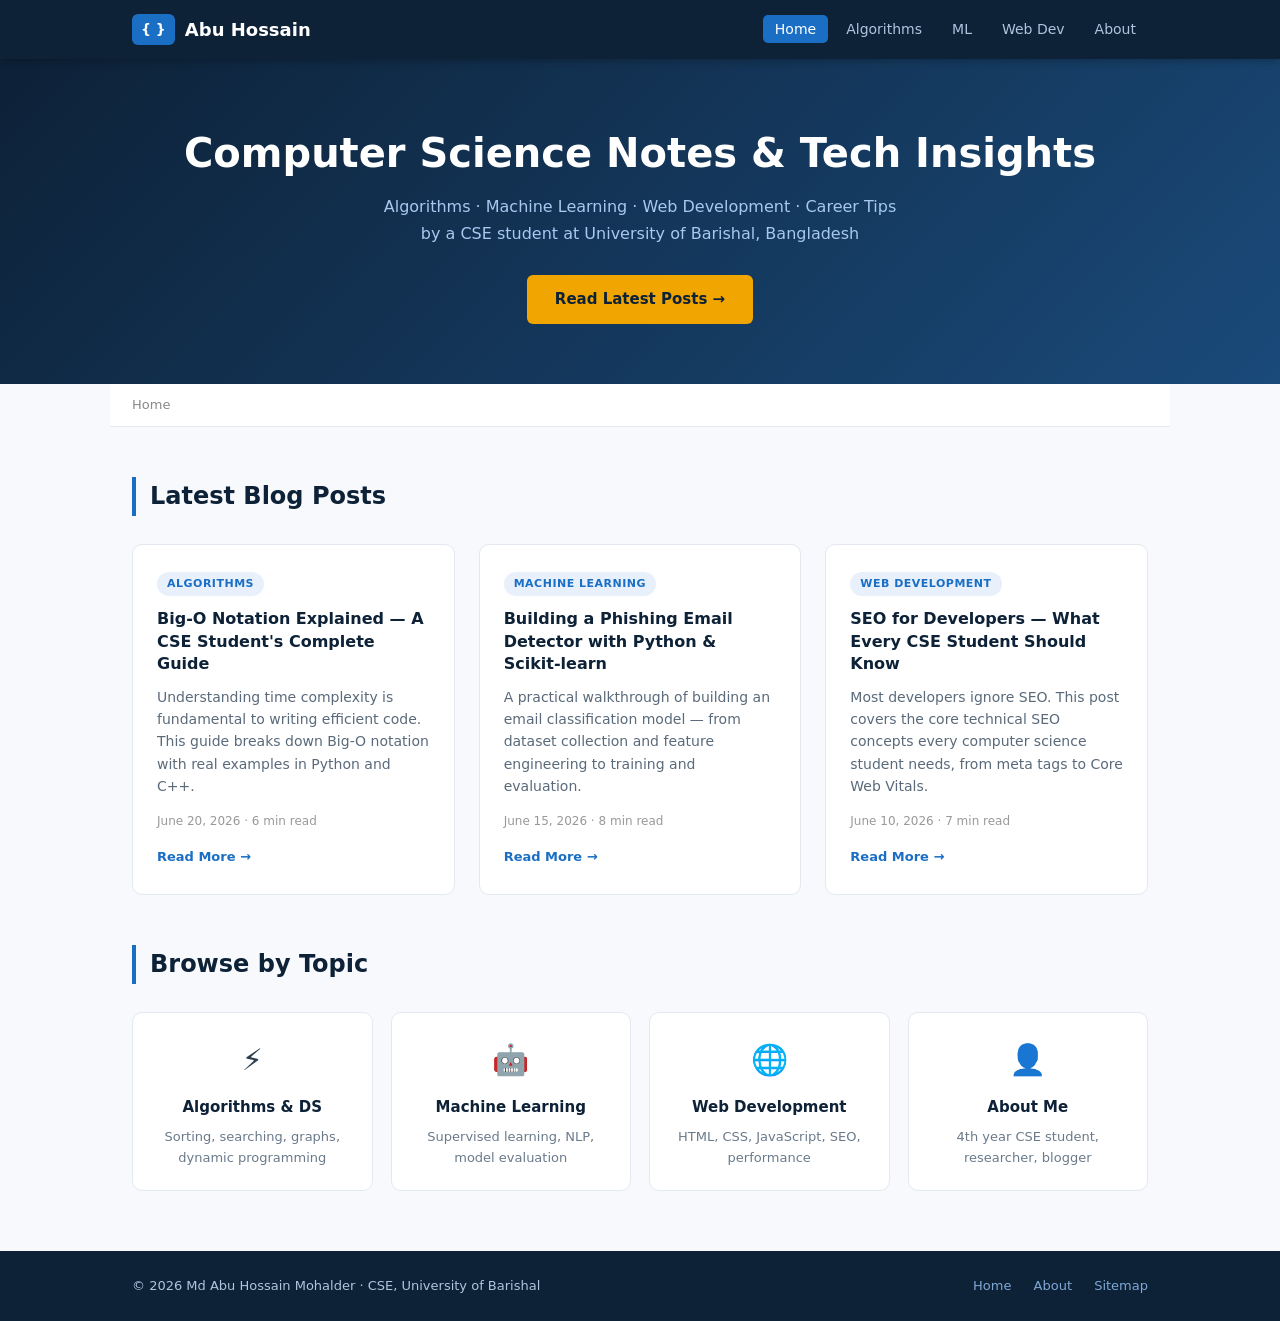
<file: index.html>
<!DOCTYPE html>
<html lang="en">
<head>
  <meta charset="UTF-8" />
  <meta name="viewport" content="width=device-width, initial-scale=1.0" />
  <title>CSE Notes & Tech Insights | Abu Hossain's Blog</title>
  <meta name="description" content="CSE student blog covering algorithms, data structures, machine learning, web development, and tech career tips. Written by Abu Hossain, University of Barishal." />
  <meta name="keywords" content="CSE blog Bangladesh, computer science notes, algorithms, machine learning, web development, University of Barishal, programming tutorials" />
  <meta name="author" content="Md Abu Hossain Mohalder" />
  <meta name="robots" content="index, follow" />
  <meta name="google-site-verification" content="PboaOXIRcYSye9cDtDyn_U9DRbZLqaiAy5QyUXPjqdQ" />
  <link rel="canonical" href="https://hossain048.github.io/seolab/" />
  <!-- Open Graph -->
  <meta property="og:type" content="website" />
  <meta property="og:title" content="CSE Notes & Tech Insights | Abu Hossain's Blog" />
  <meta property="og:description" content="CSE student blog covering algorithms, data structures, ML, web dev and tech career tips from University of Barishal." />
  <meta property="og:url" content="https://hossain048.github.io/seolab/" />
  <meta property="og:site_name" content="Abu Hossain CSE Blog" />
  <!-- Twitter Card -->
  <meta name="twitter:card" content="summary_large_image" />
  <meta name="twitter:title" content="CSE Notes & Tech Insights | Abu Hossain's Blog" />
  <meta name="twitter:description" content="Algorithms, ML, Web Dev, and tech career tips by a CSE student in Bangladesh." />
  <!-- Schema Markup -->
  <script type="application/ld+json">
  {
    "@context": "https://schema.org",
    "@graph": [
      {
        "@type": "Person",
        "@id": "https://hossain048.github.io/seolab/#person",
        "name": "Md Abu Hossain Mohalder",
        "url": "https://hossain048.github.io/seolab/",
        "description": "4th year CSE student at University of Barishal, Bangladesh. Researcher and blogger interested in machine learning and web development.",
        "alumniOf": { "@type": "CollegeOrUniversity", "name": "University of Barishal" }
      },
      {
        "@type": "Blog",
        "@id": "https://hossain048.github.io/seolab/#blog",
        "name": "Abu Hossain CSE Blog",
        "url": "https://hossain048.github.io/seolab/",
        "description": "A computer science blog covering algorithms, machine learning, web development, and tech career advice.",
        "author": { "@id": "https://hossain048.github.io/seolab/#person" },
        "inLanguage": "en"
      }
    ]
  }
  </script>
  <link rel="stylesheet" href="css/style.css" />
</head>
<body>
 
<header class="site-header">
  <div class="container header-inner">
    <a href="index.html" class="logo">
      <span class="logo-icon">{ }</span>
      <span class="logo-text">Abu Hossain</span>
    </a>
    <nav aria-label="Main Navigation">
      <ul class="nav-list">
        <li><a href="index.html" class="nav-link active">Home</a></li>
        <li><a href="posts/algorithms.html" class="nav-link">Algorithms</a></li>
        <li><a href="posts/machine-learning.html" class="nav-link">ML</a></li>
        <li><a href="posts/web-development.html" class="nav-link">Web Dev</a></li>
        <li><a href="about.html" class="nav-link">About</a></li>
      </ul>
    </nav>
  </div>
</header>
 
<main>
  <section class="hero">
    <div class="container">
      <h1>Computer Science Notes &amp; Tech Insights</h1>
      <p class="hero-sub">Algorithms · Machine Learning · Web Development · Career Tips<br>
      by a CSE student at University of Barishal, Bangladesh</p>
      <a href="posts/algorithms.html" class="btn-primary">Read Latest Posts →</a>
    </div>
  </section>
 
  <div class="breadcrumb container">
    <span>Home</span>
  </div>
 
  <section class="posts-section container">
    <h2>Latest Blog Posts</h2>
    <div class="posts-grid">
 
      <article class="post-card">
        <div class="post-tag">Algorithms</div>
        <h3><a href="posts/algorithms.html">Big-O Notation Explained — A CSE Student's Complete Guide</a></h3>
        <p>Understanding time complexity is fundamental to writing efficient code. This guide breaks down Big-O notation with real examples in Python and C++.</p>
        <div class="post-meta"><time datetime="2026-06-20">June 20, 2026</time> · 6 min read</div>
        <a href="posts/algorithms.html" class="read-more">Read More →</a>
      </article>
 
      <article class="post-card">
        <div class="post-tag">Machine Learning</div>
        <h3><a href="posts/machine-learning.html">Building a Phishing Email Detector with Python &amp; Scikit-learn</a></h3>
        <p>A practical walkthrough of building an email classification model — from dataset collection and feature engineering to training and evaluation.</p>
        <div class="post-meta"><time datetime="2026-06-15">June 15, 2026</time> · 8 min read</div>
        <a href="posts/machine-learning.html" class="read-more">Read More →</a>
      </article>
 
      <article class="post-card">
        <div class="post-tag">Web Development</div>
        <h3><a href="posts/web-development.html">SEO for Developers — What Every CSE Student Should Know</a></h3>
        <p>Most developers ignore SEO. This post covers the core technical SEO concepts every computer science student needs, from meta tags to Core Web Vitals.</p>
        <div class="post-meta"><time datetime="2026-06-10">June 10, 2026</time> · 7 min read</div>
        <a href="posts/web-development.html" class="read-more">Read More →</a>
      </article>
 
    </div>
  </section>
 
  <section class="topics-section container">
    <h2>Browse by Topic</h2>
    <div class="topics-grid">
      <a href="posts/algorithms.html" class="topic-card">
        <span class="topic-icon">⚡</span>
        <h3>Algorithms &amp; DS</h3>
        <p>Sorting, searching, graphs, dynamic programming</p>
      </a>
      <a href="posts/machine-learning.html" class="topic-card">
        <span class="topic-icon">🤖</span>
        <h3>Machine Learning</h3>
        <p>Supervised learning, NLP, model evaluation</p>
      </a>
      <a href="posts/web-development.html" class="topic-card">
        <span class="topic-icon">🌐</span>
        <h3>Web Development</h3>
        <p>HTML, CSS, JavaScript, SEO, performance</p>
      </a>
      <a href="about.html" class="topic-card">
        <span class="topic-icon">👤</span>
        <h3>About Me</h3>
        <p>4th year CSE student, researcher, blogger</p>
      </a>
    </div>
  </section>
</main>
 
<footer class="site-footer">
  <div class="container footer-inner">
    <p>© 2026 Md Abu Hossain Mohalder · CSE, University of Barishal</p>
    <nav aria-label="Footer Navigation">
      <a href="index.html">Home</a>
      <a href="about.html">About</a>
      <a href="sitemap.xml">Sitemap</a>
    </nav>
  </div>
</footer>
 
</body>
</html>
</file>
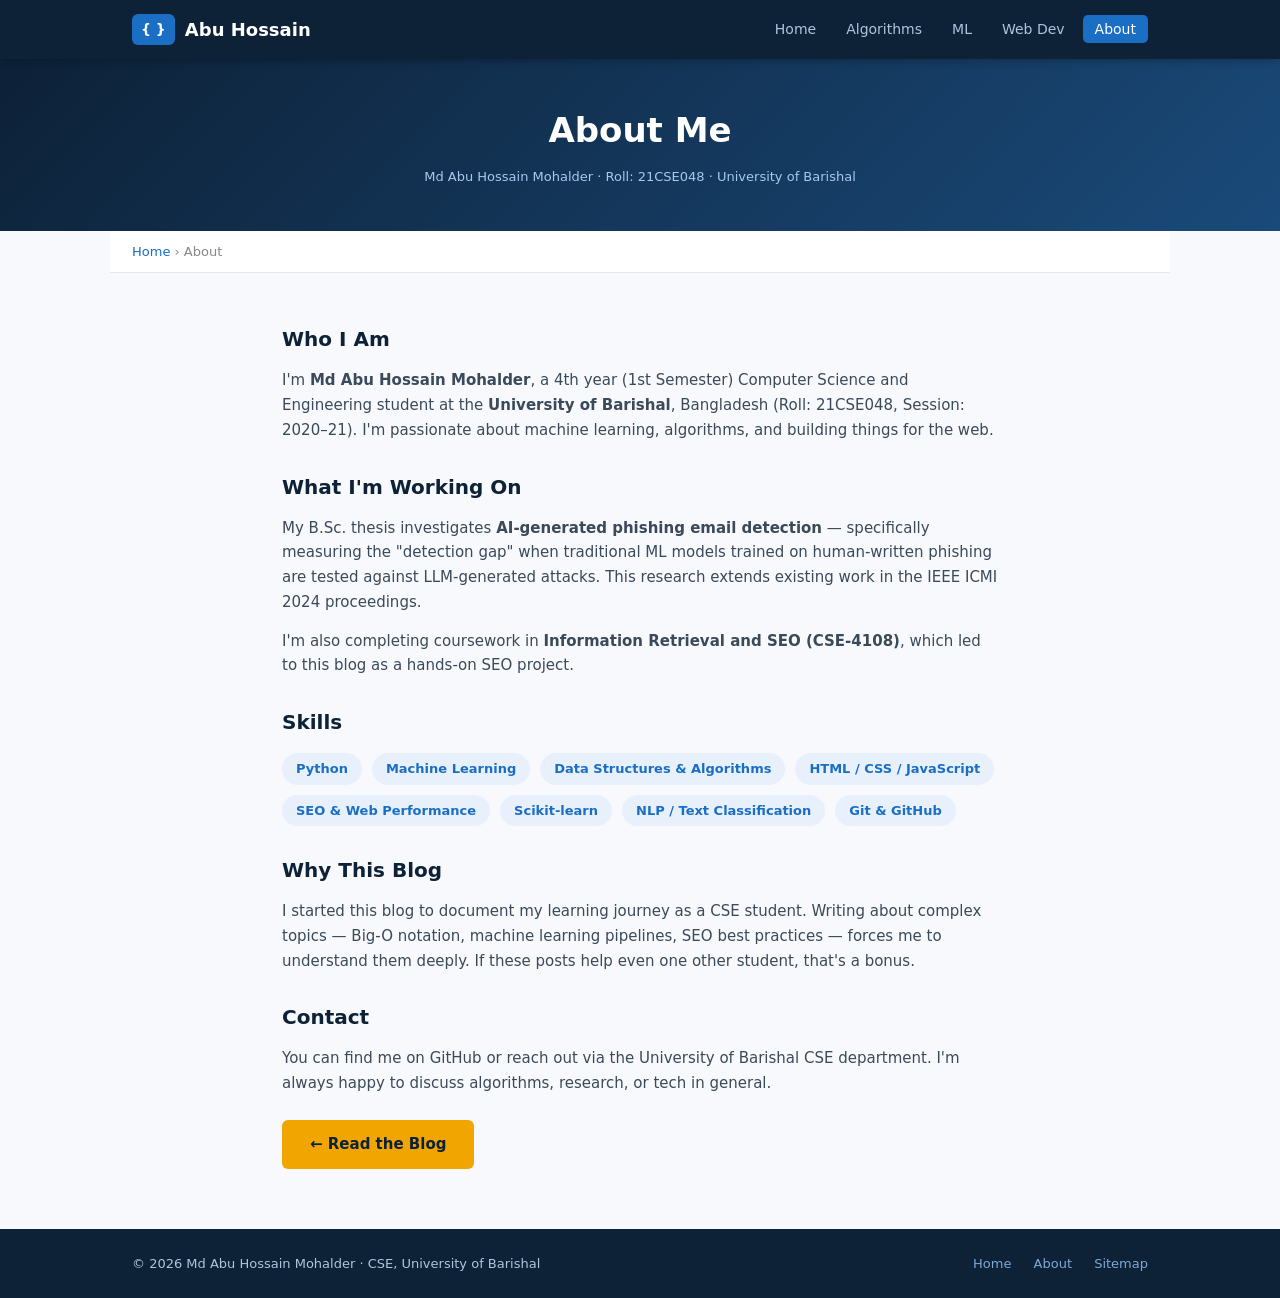
<file: about.html>
<!DOCTYPE html>
<html lang="en">
<head>
  <meta charset="UTF-8" />
  <meta name="viewport" content="width=device-width, initial-scale=1.0" />
  <title>About Md Abu Hossain Mohalder — CSE Student, Researcher | University of Barishal</title>
  <meta name="description" content="Md Abu Hossain Mohalder is a 4th year CSE student at University of Barishal, Bangladesh. Researcher in machine learning, phishing detection, and web development." />
  <meta name="author" content="Md Abu Hossain Mohalder" />
  <meta name="robots" content="index, follow" />
  <link rel="canonical" href="https://hossain048.github.io/seolab/about.html" />
  <script type="application/ld+json">
  {
    "@context": "https://schema.org",
    "@type": "Person",
    "name": "Md Abu Hossain Mohalder",
    "url": "https://hossain048.github.io/seolab/",
    "description": "4th year CSE student at University of Barishal, Bangladesh. Researching machine learning, phishing email detection, and web development.",
    "alumniOf": { "@type": "CollegeOrUniversity", "name": "University of Barishal" },
    "knowsAbout": ["Machine Learning", "Algorithms", "Web Development", "SEO", "Python", "Data Structures"]
  }
  </script>
  <link rel="stylesheet" href="css/style.css" />
</head>
<body>

<header class="site-header">
  <div class="container header-inner">
    <a href="index.html" class="logo">
      <span class="logo-icon">{ }</span>
      <span class="logo-text">Abu Hossain</span>
    </a>
    <nav aria-label="Main Navigation">
      <ul class="nav-list">
        <li><a href="index.html" class="nav-link">Home</a></li>
        <li><a href="posts/algorithms.html" class="nav-link">Algorithms</a></li>
        <li><a href="posts/machine-learning.html" class="nav-link">ML</a></li>
        <li><a href="posts/web-development.html" class="nav-link">Web Dev</a></li>
        <li><a href="about.html" class="nav-link active">About</a></li>
      </ul>
    </nav>
  </div>
</header>

<main>
  <div class="article-hero">
    <div class="container">
      <h1>About Me</h1>
      <p class="article-meta">Md Abu Hossain Mohalder · Roll: 21CSE048 · University of Barishal</p>
    </div>
  </div>

  <div class="breadcrumb container">
    <a href="index.html">Home</a> › About
  </div>

  <section class="about-section">
    <h2>Who I Am</h2>
    <p>I'm <strong>Md Abu Hossain Mohalder</strong>, a 4th year (1st Semester) Computer Science and Engineering student at the <strong>University of Barishal</strong>, Bangladesh (Roll: 21CSE048, Session: 2020–21). I'm passionate about machine learning, algorithms, and building things for the web.</p>

    <h2>What I'm Working On</h2>
    <p>My B.Sc. thesis investigates <strong>AI-generated phishing email detection</strong> — specifically measuring the "detection gap" when traditional ML models trained on human-written phishing are tested against LLM-generated attacks. This research extends existing work in the IEEE ICMI 2024 proceedings.</p>
    <p>I'm also completing coursework in <strong>Information Retrieval and SEO (CSE-4108)</strong>, which led to this blog as a hands-on SEO project.</p>

    <h2>Skills</h2>
    <ul class="skills-list">
      <li>Python</li>
      <li>Machine Learning</li>
      <li>Data Structures & Algorithms</li>
      <li>HTML / CSS / JavaScript</li>
      <li>SEO & Web Performance</li>
      <li>Scikit-learn</li>
      <li>NLP / Text Classification</li>
      <li>Git & GitHub</li>
    </ul>

    <h2>Why This Blog</h2>
    <p>I started this blog to document my learning journey as a CSE student. Writing about complex topics — Big-O notation, machine learning pipelines, SEO best practices — forces me to understand them deeply. If these posts help even one other student, that's a bonus.</p>

    <h2>Contact</h2>
    <p>You can find me on GitHub or reach out via the University of Barishal CSE department. I'm always happy to discuss algorithms, research, or tech in general.</p>

    <p style="margin-top:24px"><a href="index.html" class="btn-primary">← Read the Blog</a></p>
  </section>
</main>

<footer class="site-footer">
  <div class="container footer-inner">
    <p>© 2026 Md Abu Hossain Mohalder · CSE, University of Barishal</p>
    <nav aria-label="Footer Navigation">
      <a href="index.html">Home</a>
      <a href="about.html">About</a>
      <a href="sitemap.xml">Sitemap</a>
    </nav>
  </div>
</footer>

</body>
</html>
</file>
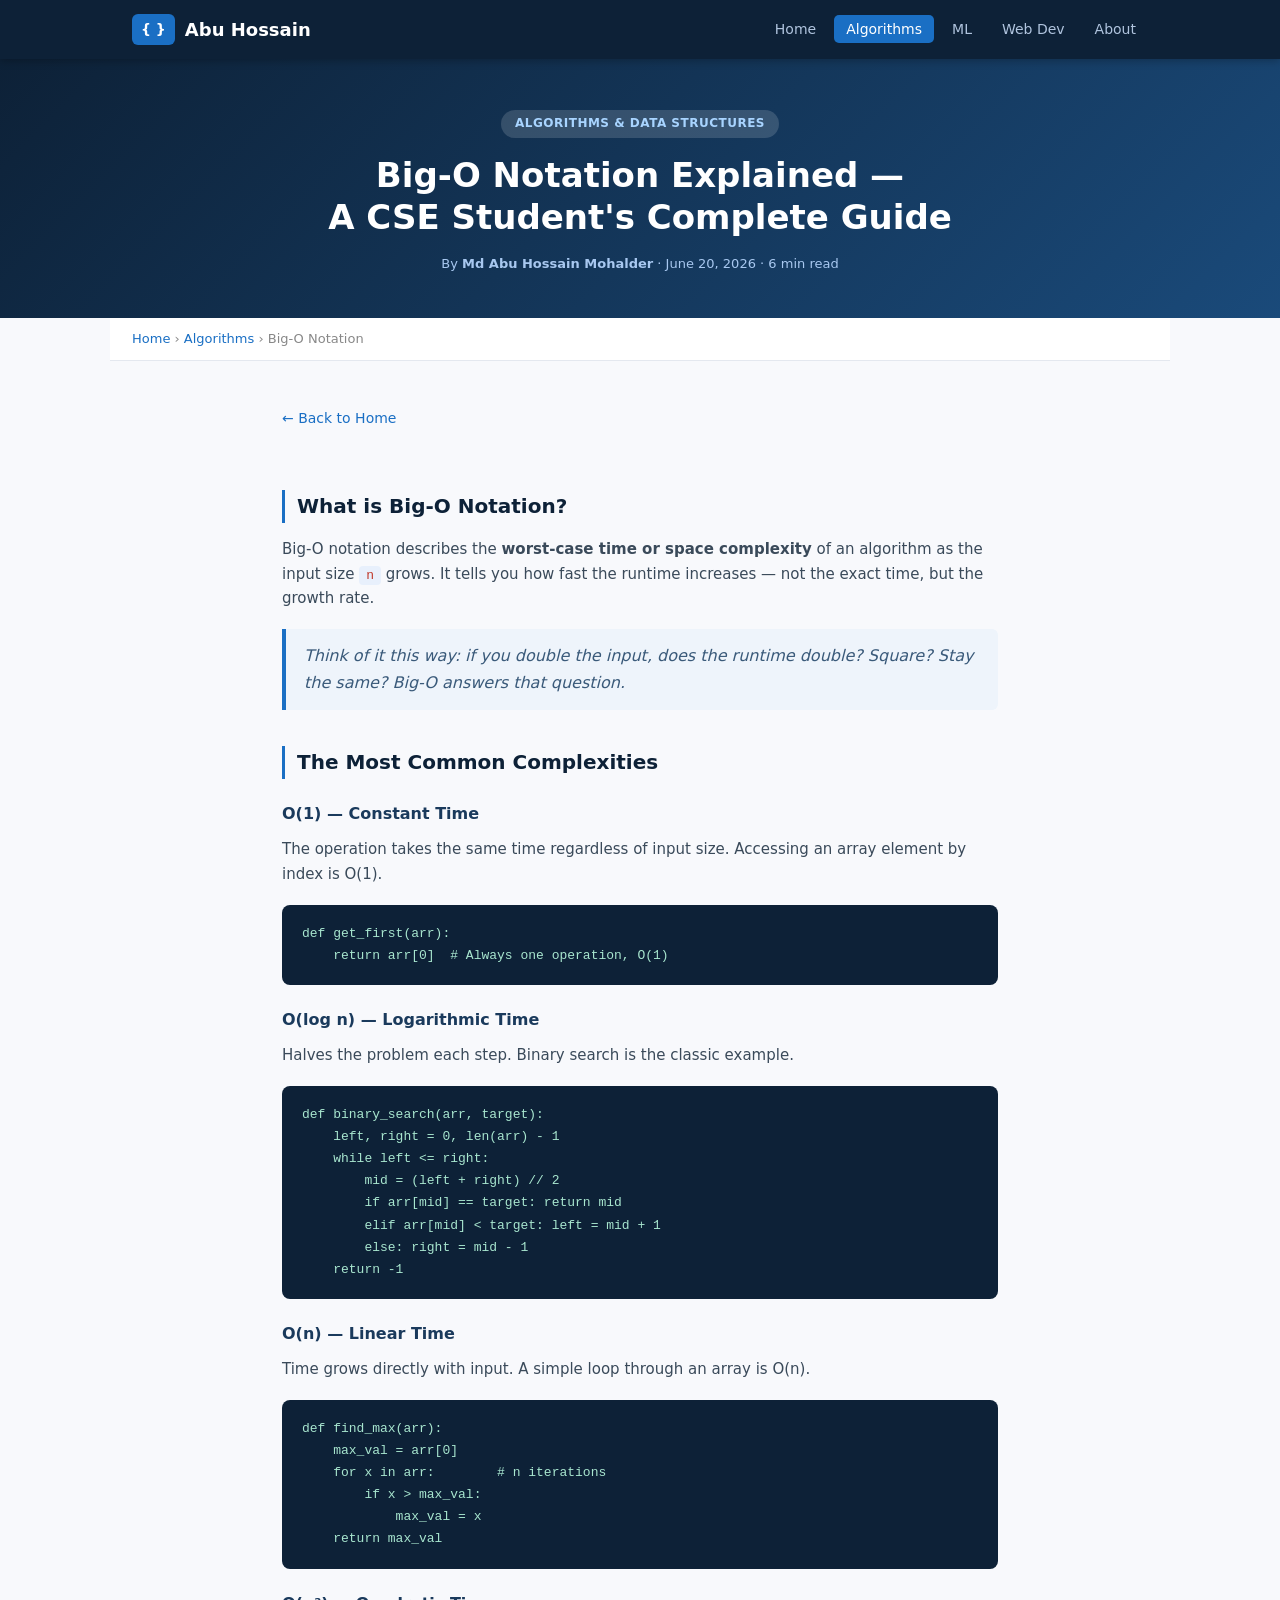
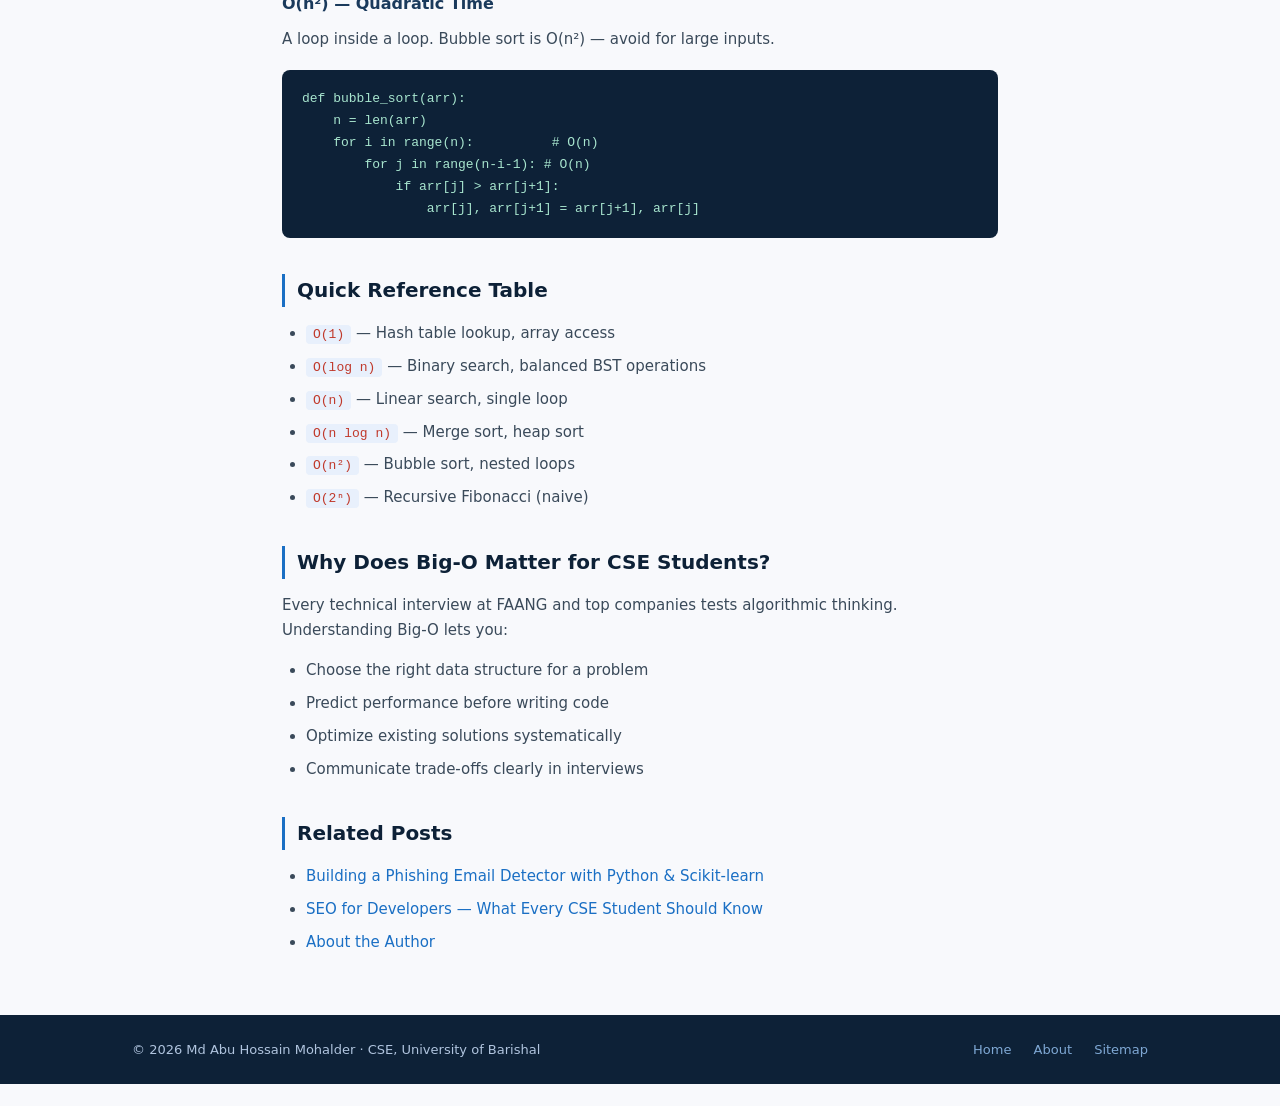
<file: posts/algorithms.html>
<!DOCTYPE html>
<html lang="en">
<head>
  <meta charset="UTF-8" />
  <meta name="viewport" content="width=device-width, initial-scale=1.0" />
  <title>Big-O Notation Explained — A CSE Student's Complete Guide | Abu Hossain</title>
  <meta name="description" content="Understand Big-O notation, time complexity, and space complexity with simple examples in Python and C++. A complete guide for CSE students and beginners." />
  <meta name="author" content="Md Abu Hossain Mohalder" />
  <meta name="robots" content="index, follow" />
  <link rel="canonical" href="https://hossain048.github.io/seolab/posts/algorithms.html" />
  <meta property="og:type" content="article" />
  <meta property="og:title" content="Big-O Notation Explained — A CSE Student's Complete Guide" />
  <meta property="og:description" content="Learn Big-O notation, time complexity and space complexity with real Python and C++ examples." />
  <meta property="og:url" content="https://hossain048.github.io/seolab/posts/algorithms.html" />
  <script type="application/ld+json">
  {
    "@context": "https://schema.org",
    "@type": "BlogPosting",
    "headline": "Big-O Notation Explained — A CSE Student's Complete Guide",
    "description": "Understand Big-O notation, time complexity, and space complexity with simple examples in Python and C++.",
    "url": "https://hossain048.github.io/seolab/posts/algorithms.html",
    "datePublished": "2026-06-20",
    "dateModified": "2026-06-20",
    "author": {
      "@type": "Person",
      "name": "Md Abu Hossain Mohalder",
      "url": "https://hossain048.github.io/seolab/about.html"
    },
    "publisher": {
      "@type": "Person",
      "name": "Md Abu Hossain Mohalder"
    },
    "keywords": ["Big-O notation", "time complexity", "algorithms", "CSE", "data structures"],
    "inLanguage": "en"
  }
  </script>
  <link rel="stylesheet" href="../css/style.css" />
</head>
<body>

<header class="site-header">
  <div class="container header-inner">
    <a href="../index.html" class="logo">
      <span class="logo-icon">{ }</span>
      <span class="logo-text">Abu Hossain</span>
    </a>
    <nav aria-label="Main Navigation">
      <ul class="nav-list">
        <li><a href="../index.html" class="nav-link">Home</a></li>
        <li><a href="algorithms.html" class="nav-link active">Algorithms</a></li>
        <li><a href="machine-learning.html" class="nav-link">ML</a></li>
        <li><a href="web-development.html" class="nav-link">Web Dev</a></li>
        <li><a href="../about.html" class="nav-link">About</a></li>
      </ul>
    </nav>
  </div>
</header>

<main>
  <div class="article-hero">
    <div class="container">
      <div class="post-tag-hero">Algorithms &amp; Data Structures</div>
      <h1>Big-O Notation Explained —<br>A CSE Student's Complete Guide</h1>
      <p class="article-meta">By <strong>Md Abu Hossain Mohalder</strong> · <time datetime="2026-06-20">June 20, 2026</time> · 6 min read</p>
    </div>
  </div>

  <div class="breadcrumb container">
    <a href="../index.html">Home</a> › <a href="algorithms.html">Algorithms</a> › Big-O Notation
  </div>

  <article class="article-body">
    <a href="../index.html" class="back-link">← Back to Home</a>

    <h2>What is Big-O Notation?</h2>
    <p>Big-O notation describes the <strong>worst-case time or space complexity</strong> of an algorithm as the input size <code>n</code> grows. It tells you how fast the runtime increases — not the exact time, but the growth rate.</p>
    <blockquote>Think of it this way: if you double the input, does the runtime double? Square? Stay the same? Big-O answers that question.</blockquote>

    <h2>The Most Common Complexities</h2>
    <h3>O(1) — Constant Time</h3>
    <p>The operation takes the same time regardless of input size. Accessing an array element by index is O(1).</p>
    <pre><code>def get_first(arr):
    return arr[0]  # Always one operation, O(1)</code></pre>

    <h3>O(log n) — Logarithmic Time</h3>
    <p>Halves the problem each step. Binary search is the classic example.</p>
    <pre><code>def binary_search(arr, target):
    left, right = 0, len(arr) - 1
    while left <= right:
        mid = (left + right) // 2
        if arr[mid] == target: return mid
        elif arr[mid] < target: left = mid + 1
        else: right = mid - 1
    return -1</code></pre>

    <h3>O(n) — Linear Time</h3>
    <p>Time grows directly with input. A simple loop through an array is O(n).</p>
    <pre><code>def find_max(arr):
    max_val = arr[0]
    for x in arr:        # n iterations
        if x > max_val:
            max_val = x
    return max_val</code></pre>

    <h3>O(n²) — Quadratic Time</h3>
    <p>A loop inside a loop. Bubble sort is O(n²) — avoid for large inputs.</p>
    <pre><code>def bubble_sort(arr):
    n = len(arr)
    for i in range(n):          # O(n)
        for j in range(n-i-1): # O(n)
            if arr[j] > arr[j+1]:
                arr[j], arr[j+1] = arr[j+1], arr[j]</code></pre>

    <h2>Quick Reference Table</h2>
    <ul>
      <li><code>O(1)</code> — Hash table lookup, array access</li>
      <li><code>O(log n)</code> — Binary search, balanced BST operations</li>
      <li><code>O(n)</code> — Linear search, single loop</li>
      <li><code>O(n log n)</code> — Merge sort, heap sort</li>
      <li><code>O(n²)</code> — Bubble sort, nested loops</li>
      <li><code>O(2ⁿ)</code> — Recursive Fibonacci (naive)</li>
    </ul>

    <h2>Why Does Big-O Matter for CSE Students?</h2>
    <p>Every technical interview at FAANG and top companies tests algorithmic thinking. Understanding Big-O lets you:</p>
    <ul>
      <li>Choose the right data structure for a problem</li>
      <li>Predict performance before writing code</li>
      <li>Optimize existing solutions systematically</li>
      <li>Communicate trade-offs clearly in interviews</li>
    </ul>

    <h2>Related Posts</h2>
    <ul>
      <li><a href="machine-learning.html">Building a Phishing Email Detector with Python &amp; Scikit-learn</a></li>
      <li><a href="web-development.html">SEO for Developers — What Every CSE Student Should Know</a></li>
      <li><a href="../about.html">About the Author</a></li>
    </ul>
  </article>
</main>

<footer class="site-footer">
  <div class="container footer-inner">
    <p>© 2026 Md Abu Hossain Mohalder · CSE, University of Barishal</p>
    <nav aria-label="Footer Navigation">
      <a href="../index.html">Home</a>
      <a href="../about.html">About</a>
      <a href="../sitemap.xml">Sitemap</a>
    </nav>
  </div>
</footer>

</body>
</html>
</file>
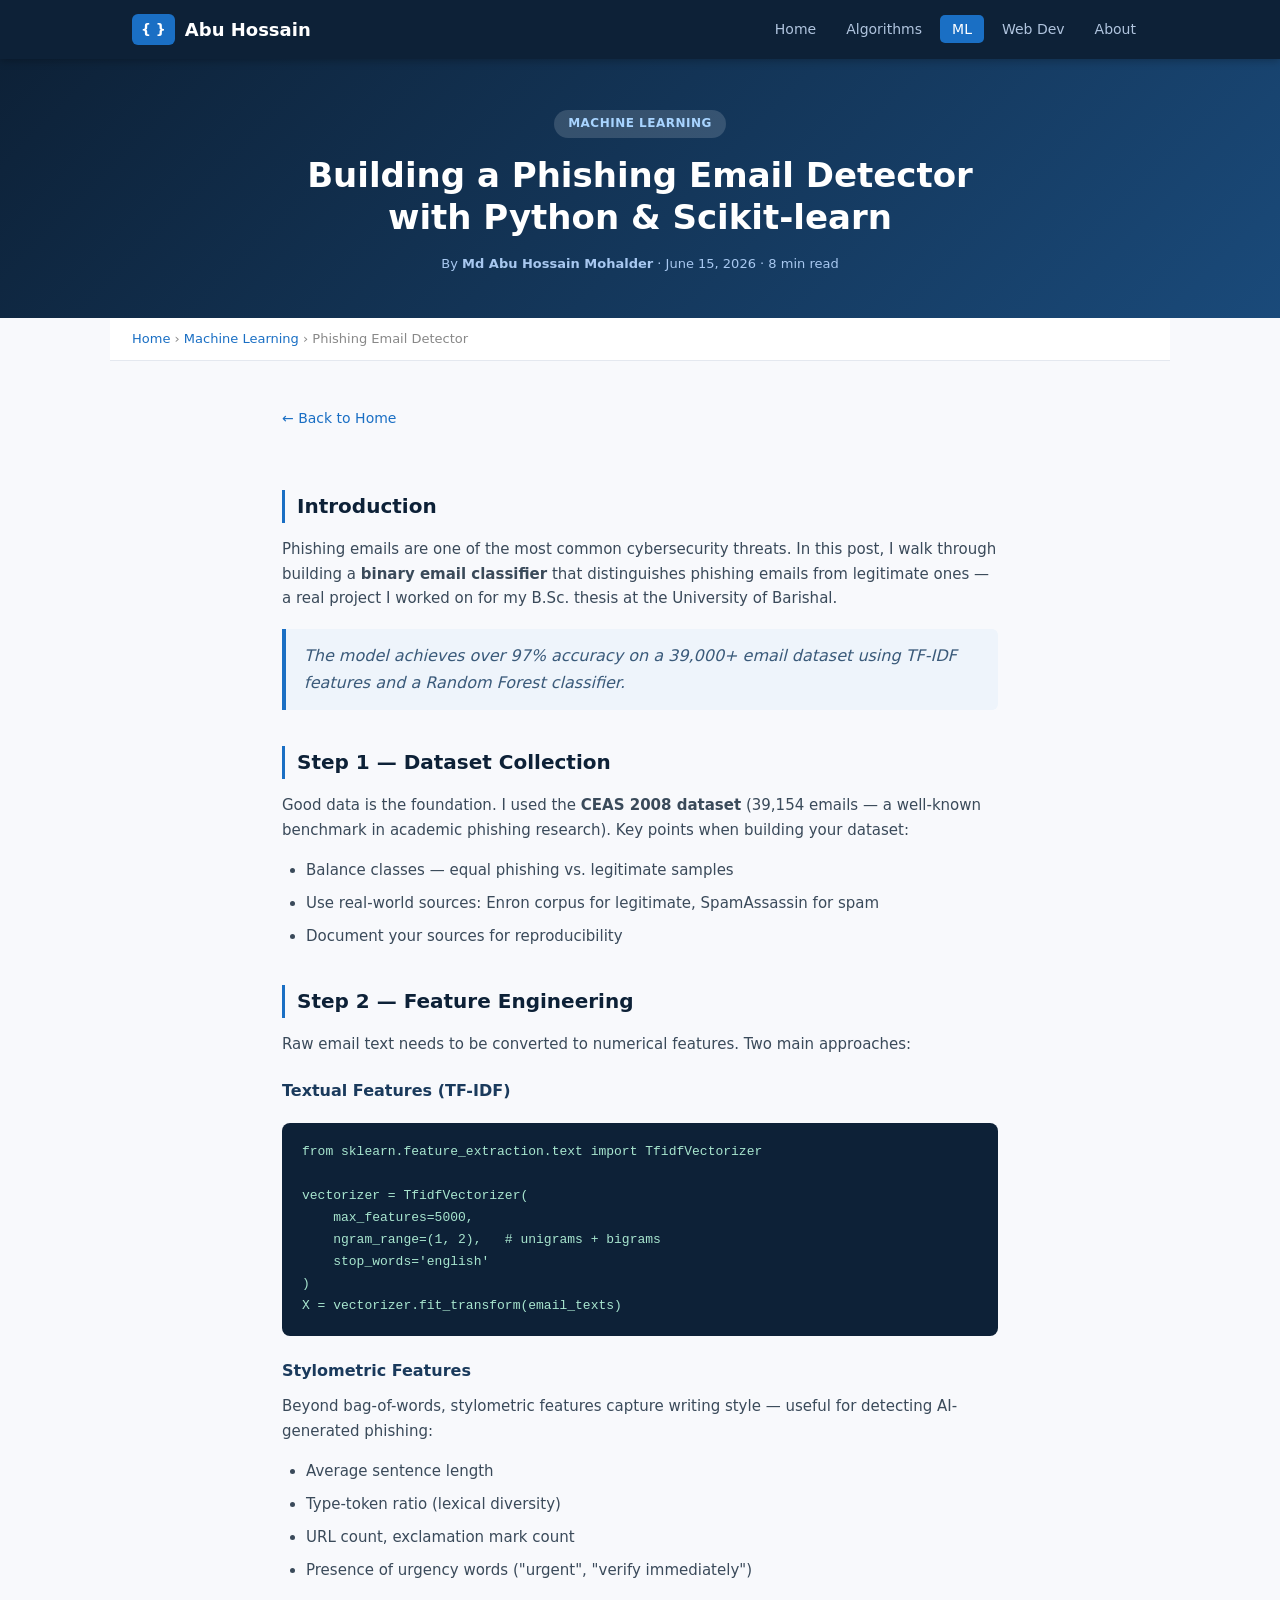
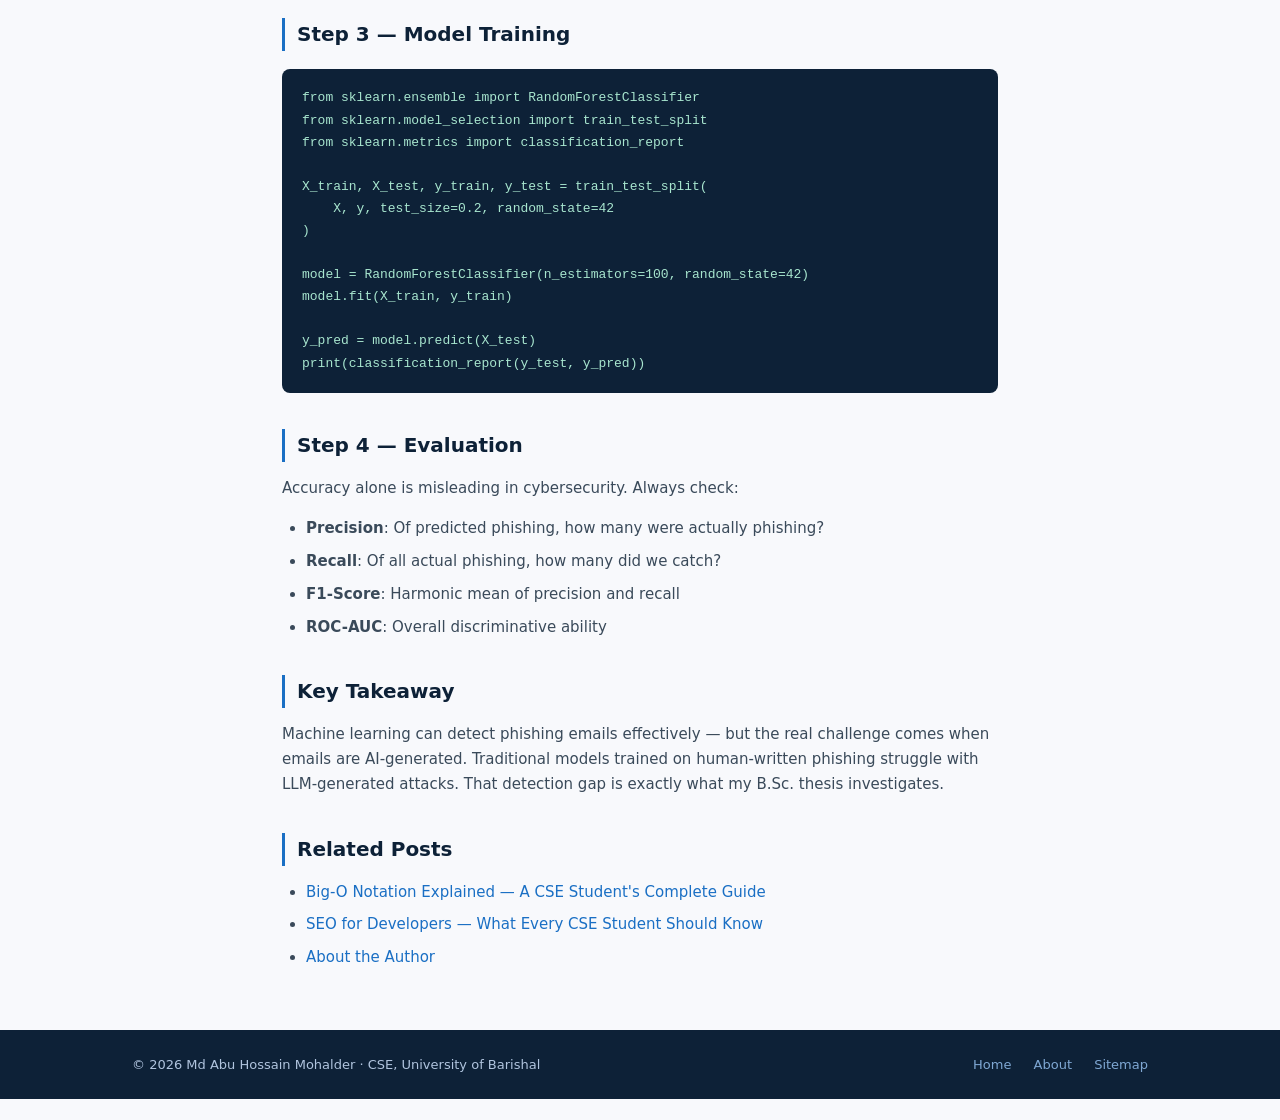
<file: posts/machine-learning.html>
<!DOCTYPE html>
<html lang="en">
<head>
  <meta charset="UTF-8" />
  <meta name="viewport" content="width=device-width, initial-scale=1.0" />
  <title>Building a Phishing Email Detector with Python & ML | Abu Hossain</title>
  <meta name="description" content="Step-by-step guide to building a phishing email detection model using Python, Scikit-learn, and NLP feature engineering. Includes code, dataset tips, and evaluation metrics." />
  <meta name="author" content="Md Abu Hossain Mohalder" />
  <meta name="robots" content="index, follow" />
  <link rel="canonical" href="https://hossain048.github.io/seolab/posts/machine-learning.html" />
  <meta property="og:type" content="article" />
  <meta property="og:title" content="Building a Phishing Email Detector with Python & ML" />
  <meta property="og:description" content="Step-by-step guide: phishing email detection with Python, Scikit-learn, and NLP." />
  <meta property="og:url" content="https://hossain048.github.io/seolab/posts/machine-learning.html" />
  <script type="application/ld+json">
  {
    "@context": "https://schema.org",
    "@type": "BlogPosting",
    "headline": "Building a Phishing Email Detector with Python & Scikit-learn",
    "description": "Step-by-step guide to building a phishing email detection model using Python, Scikit-learn, and NLP feature engineering.",
    "url": "https://hossain048.github.io/seolab/posts/machine-learning.html",
    "datePublished": "2026-06-15",
    "dateModified": "2026-06-15",
    "author": {
      "@type": "Person",
      "name": "Md Abu Hossain Mohalder",
      "url": "https://hossain048.github.io/seolab/about.html"
    },
    "keywords": ["phishing detection", "machine learning", "Python", "NLP", "email classification", "Scikit-learn"],
    "inLanguage": "en"
  }
  </script>
  <link rel="stylesheet" href="../css/style.css" />
</head>
<body>

<header class="site-header">
  <div class="container header-inner">
    <a href="../index.html" class="logo">
      <span class="logo-icon">{ }</span>
      <span class="logo-text">Abu Hossain</span>
    </a>
    <nav aria-label="Main Navigation">
      <ul class="nav-list">
        <li><a href="../index.html" class="nav-link">Home</a></li>
        <li><a href="algorithms.html" class="nav-link">Algorithms</a></li>
        <li><a href="machine-learning.html" class="nav-link active">ML</a></li>
        <li><a href="web-development.html" class="nav-link">Web Dev</a></li>
        <li><a href="../about.html" class="nav-link">About</a></li>
      </ul>
    </nav>
  </div>
</header>

<main>
  <div class="article-hero">
    <div class="container">
      <div class="post-tag-hero">Machine Learning</div>
      <h1>Building a Phishing Email Detector<br>with Python &amp; Scikit-learn</h1>
      <p class="article-meta">By <strong>Md Abu Hossain Mohalder</strong> · <time datetime="2026-06-15">June 15, 2026</time> · 8 min read</p>
    </div>
  </div>

  <div class="breadcrumb container">
    <a href="../index.html">Home</a> › <a href="machine-learning.html">Machine Learning</a> › Phishing Email Detector
  </div>

  <article class="article-body">
    <a href="../index.html" class="back-link">← Back to Home</a>

    <h2>Introduction</h2>
    <p>Phishing emails are one of the most common cybersecurity threats. In this post, I walk through building a <strong>binary email classifier</strong> that distinguishes phishing emails from legitimate ones — a real project I worked on for my B.Sc. thesis at the University of Barishal.</p>
    <blockquote>The model achieves over 97% accuracy on a 39,000+ email dataset using TF-IDF features and a Random Forest classifier.</blockquote>

    <h2>Step 1 — Dataset Collection</h2>
    <p>Good data is the foundation. I used the <strong>CEAS 2008 dataset</strong> (39,154 emails — a well-known benchmark in academic phishing research). Key points when building your dataset:</p>
    <ul>
      <li>Balance classes — equal phishing vs. legitimate samples</li>
      <li>Use real-world sources: Enron corpus for legitimate, SpamAssassin for spam</li>
      <li>Document your sources for reproducibility</li>
    </ul>

    <h2>Step 2 — Feature Engineering</h2>
    <p>Raw email text needs to be converted to numerical features. Two main approaches:</p>
    <h3>Textual Features (TF-IDF)</h3>
    <pre><code>from sklearn.feature_extraction.text import TfidfVectorizer

vectorizer = TfidfVectorizer(
    max_features=5000,
    ngram_range=(1, 2),   # unigrams + bigrams
    stop_words='english'
)
X = vectorizer.fit_transform(email_texts)</code></pre>

    <h3>Stylometric Features</h3>
    <p>Beyond bag-of-words, stylometric features capture writing style — useful for detecting AI-generated phishing:</p>
    <ul>
      <li>Average sentence length</li>
      <li>Type-token ratio (lexical diversity)</li>
      <li>URL count, exclamation mark count</li>
      <li>Presence of urgency words ("urgent", "verify immediately")</li>
    </ul>

    <h2>Step 3 — Model Training</h2>
    <pre><code>from sklearn.ensemble import RandomForestClassifier
from sklearn.model_selection import train_test_split
from sklearn.metrics import classification_report

X_train, X_test, y_train, y_test = train_test_split(
    X, y, test_size=0.2, random_state=42
)

model = RandomForestClassifier(n_estimators=100, random_state=42)
model.fit(X_train, y_train)

y_pred = model.predict(X_test)
print(classification_report(y_test, y_pred))</code></pre>

    <h2>Step 4 — Evaluation</h2>
    <p>Accuracy alone is misleading in cybersecurity. Always check:</p>
    <ul>
      <li><strong>Precision</strong>: Of predicted phishing, how many were actually phishing?</li>
      <li><strong>Recall</strong>: Of all actual phishing, how many did we catch?</li>
      <li><strong>F1-Score</strong>: Harmonic mean of precision and recall</li>
      <li><strong>ROC-AUC</strong>: Overall discriminative ability</li>
    </ul>

    <h2>Key Takeaway</h2>
    <p>Machine learning can detect phishing emails effectively — but the real challenge comes when emails are AI-generated. Traditional models trained on human-written phishing struggle with LLM-generated attacks. That detection gap is exactly what my B.Sc. thesis investigates.</p>

    <h2>Related Posts</h2>
    <ul>
      <li><a href="algorithms.html">Big-O Notation Explained — A CSE Student's Complete Guide</a></li>
      <li><a href="web-development.html">SEO for Developers — What Every CSE Student Should Know</a></li>
      <li><a href="../about.html">About the Author</a></li>
    </ul>
  </article>
</main>

<footer class="site-footer">
  <div class="container footer-inner">
    <p>© 2026 Md Abu Hossain Mohalder · CSE, University of Barishal</p>
    <nav aria-label="Footer Navigation">
      <a href="../index.html">Home</a>
      <a href="../about.html">About</a>
      <a href="../sitemap.xml">Sitemap</a>
    </nav>
  </div>
</footer>

</body>
</html>
</file>
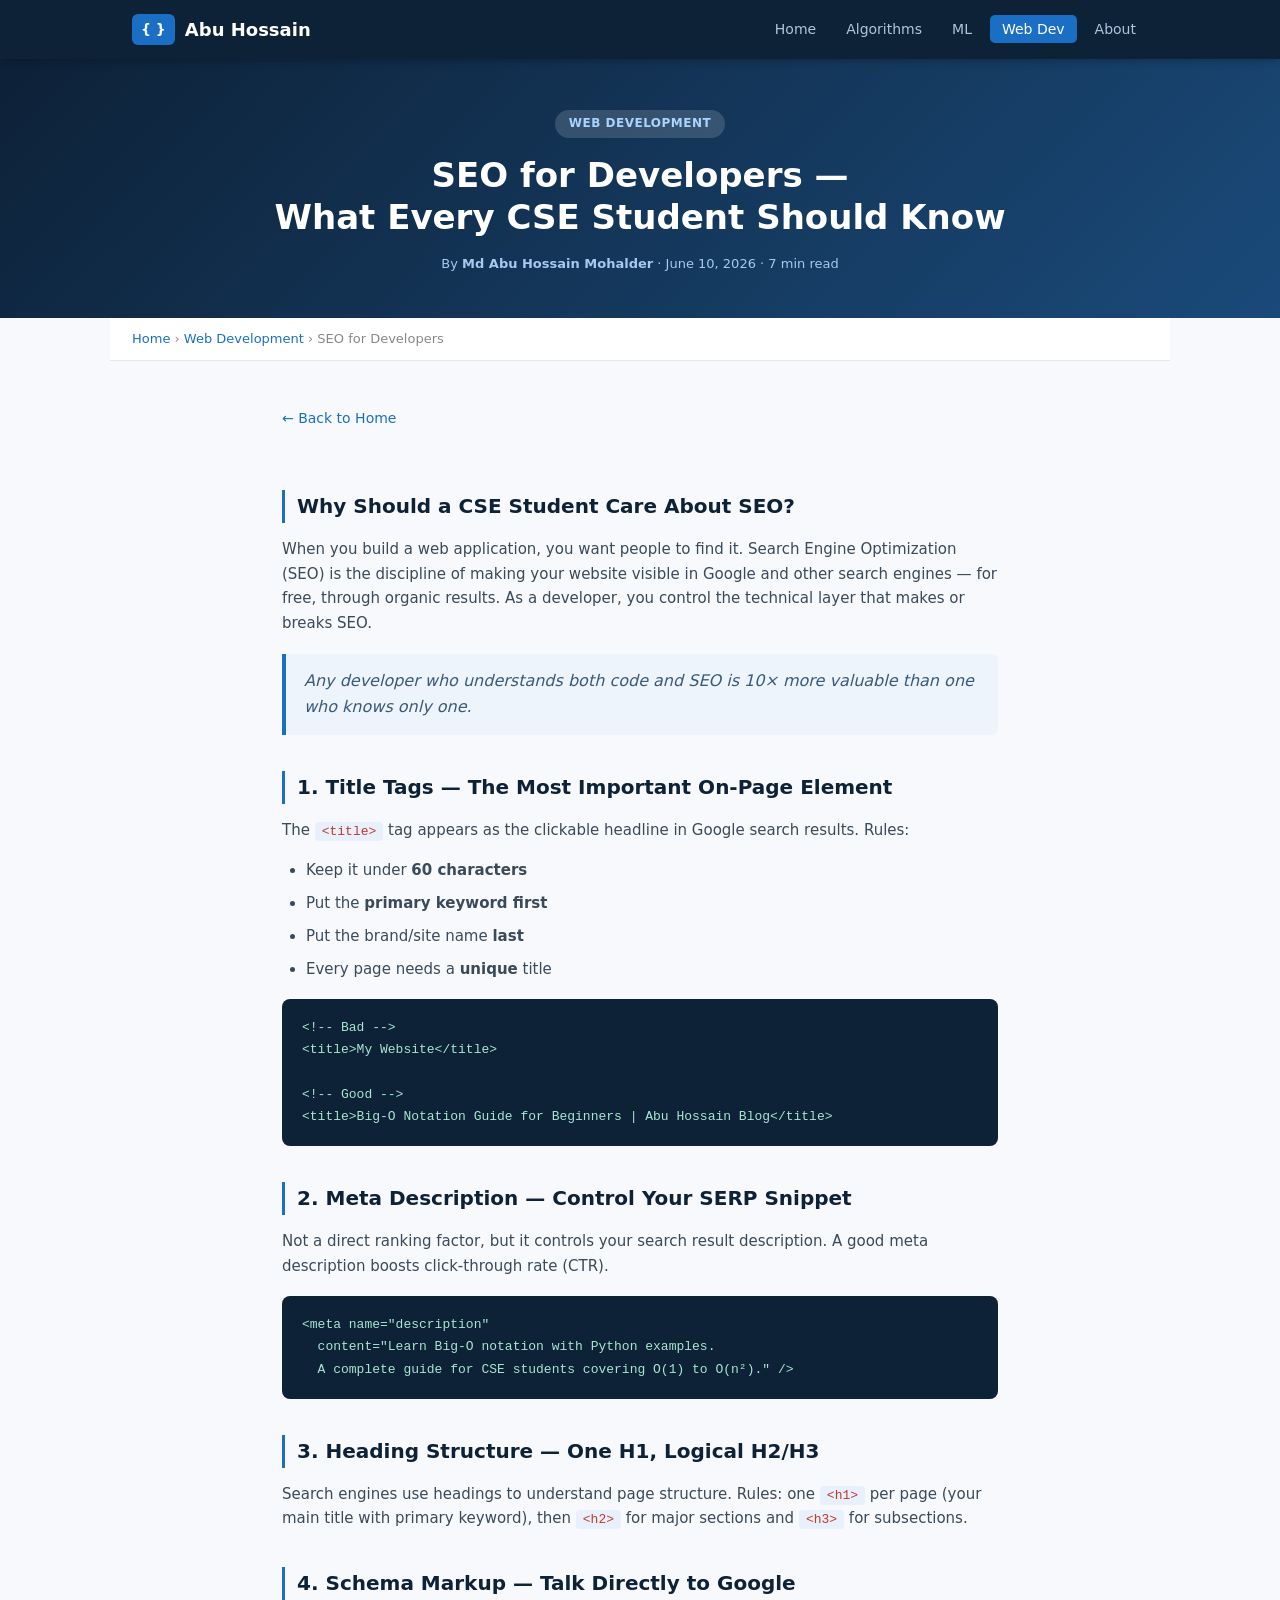
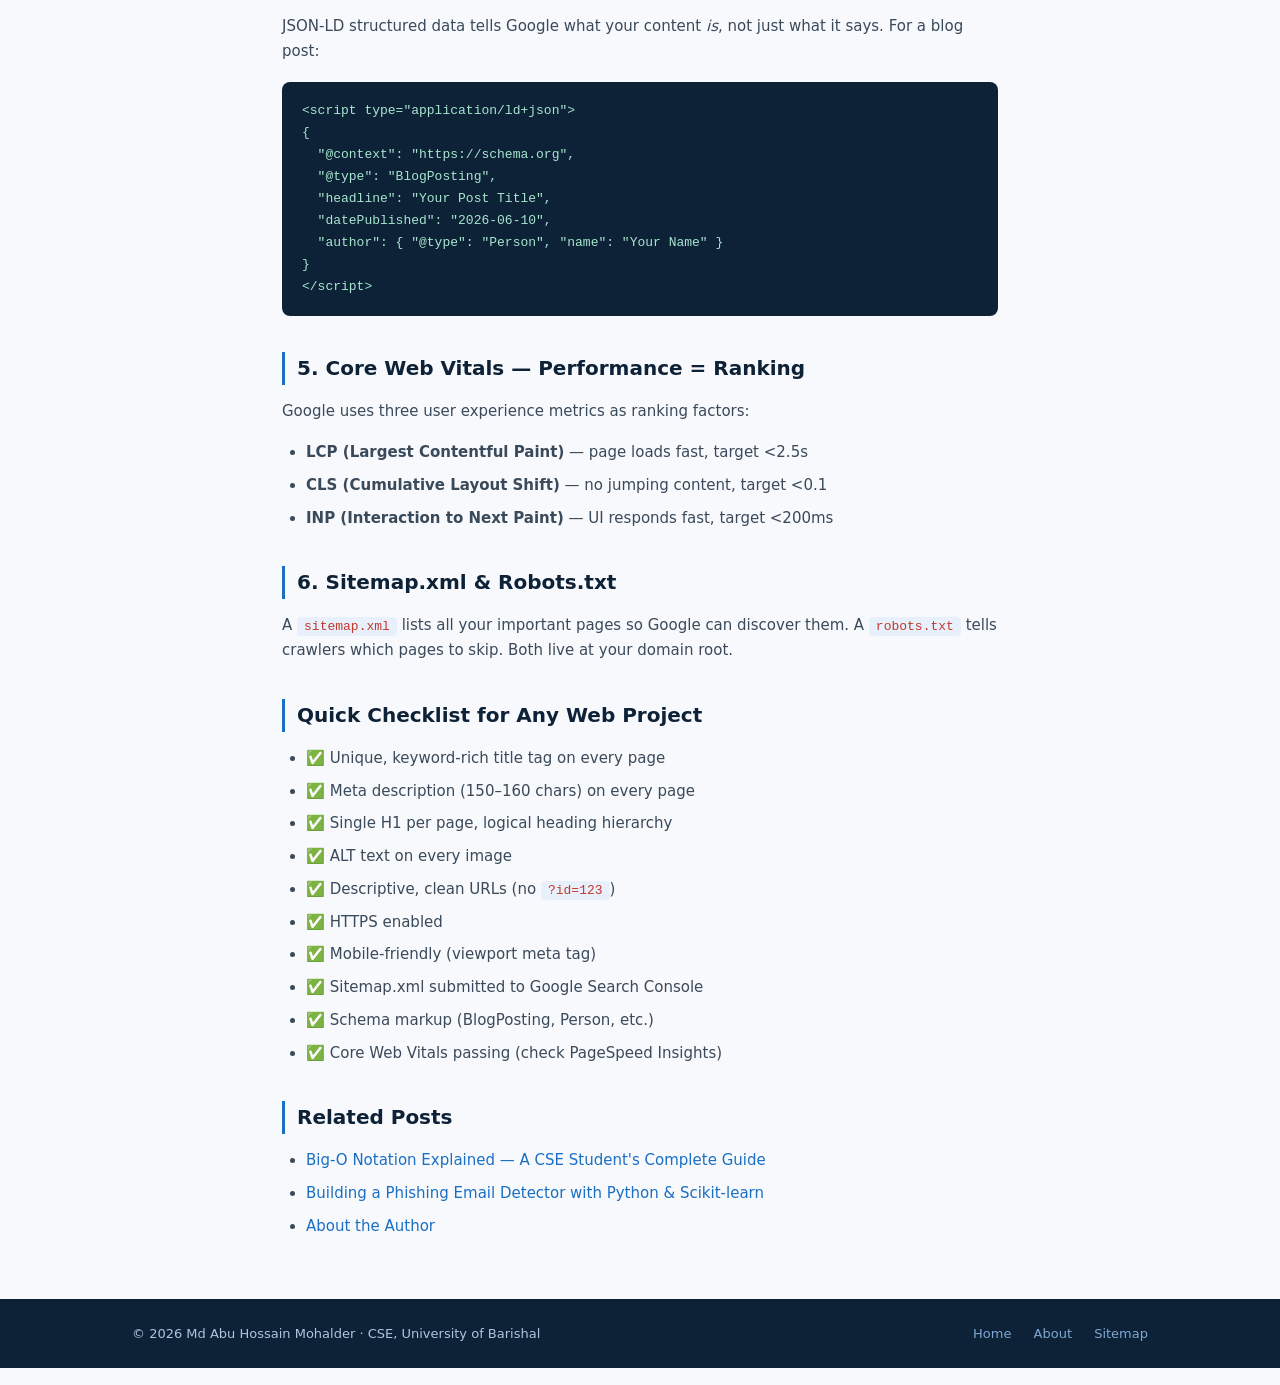
<file: posts/web-development.html>
<!DOCTYPE html>
<html lang="en">
<head>
  <meta charset="UTF-8" />
  <meta name="viewport" content="width=device-width, initial-scale=1.0" />
  <title>SEO for Developers — What Every CSE Student Should Know | Abu Hossain</title>
  <meta name="description" content="A developer's guide to SEO: title tags, meta descriptions, structured data, Core Web Vitals, and more. Essential SEO knowledge for every computer science student." />
  <meta name="author" content="Md Abu Hossain Mohalder" />
  <meta name="robots" content="index, follow" />
  <link rel="canonical" href="https://hossain048.github.io/seolab/posts/web-development.html" />
  <meta property="og:type" content="article" />
  <meta property="og:title" content="SEO for Developers — What Every CSE Student Should Know" />
  <meta property="og:description" content="A developer's guide to SEO: title tags, meta descriptions, structured data, Core Web Vitals, and more." />
  <meta property="og:url" content="https://hossain048.github.io/seolab/posts/web-development.html" />
  <script type="application/ld+json">
  {
    "@context": "https://schema.org",
    "@type": "BlogPosting",
    "headline": "SEO for Developers — What Every CSE Student Should Know",
    "description": "A developer's guide to SEO: title tags, meta descriptions, structured data, Core Web Vitals, and more.",
    "url": "https://hossain048.github.io/seolab/posts/web-development.html",
    "datePublished": "2026-06-10",
    "dateModified": "2026-06-10",
    "author": {
      "@type": "Person",
      "name": "Md Abu Hossain Mohalder",
      "url": "https://hossain048.github.io/seolab/about.html"
    },
    "keywords": ["SEO for developers", "technical SEO", "meta tags", "Core Web Vitals", "schema markup", "CSE student"],
    "inLanguage": "en"
  }
  </script>
  <link rel="stylesheet" href="../css/style.css" />
</head>
<body>

<header class="site-header">
  <div class="container header-inner">
    <a href="../index.html" class="logo">
      <span class="logo-icon">{ }</span>
      <span class="logo-text">Abu Hossain</span>
    </a>
    <nav aria-label="Main Navigation">
      <ul class="nav-list">
        <li><a href="../index.html" class="nav-link">Home</a></li>
        <li><a href="algorithms.html" class="nav-link">Algorithms</a></li>
        <li><a href="machine-learning.html" class="nav-link">ML</a></li>
        <li><a href="web-development.html" class="nav-link active">Web Dev</a></li>
        <li><a href="../about.html" class="nav-link">About</a></li>
      </ul>
    </nav>
  </div>
</header>

<main>
  <div class="article-hero">
    <div class="container">
      <div class="post-tag-hero">Web Development</div>
      <h1>SEO for Developers —<br>What Every CSE Student Should Know</h1>
      <p class="article-meta">By <strong>Md Abu Hossain Mohalder</strong> · <time datetime="2026-06-10">June 10, 2026</time> · 7 min read</p>
    </div>
  </div>

  <div class="breadcrumb container">
    <a href="../index.html">Home</a> › <a href="web-development.html">Web Development</a> › SEO for Developers
  </div>

  <article class="article-body">
    <a href="../index.html" class="back-link">← Back to Home</a>

    <h2>Why Should a CSE Student Care About SEO?</h2>
    <p>When you build a web application, you want people to find it. Search Engine Optimization (SEO) is the discipline of making your website visible in Google and other search engines — for free, through organic results. As a developer, you control the technical layer that makes or breaks SEO.</p>
    <blockquote>Any developer who understands both code and SEO is 10× more valuable than one who knows only one.</blockquote>

    <h2>1. Title Tags — The Most Important On-Page Element</h2>
    <p>The <code>&lt;title&gt;</code> tag appears as the clickable headline in Google search results. Rules:</p>
    <ul>
      <li>Keep it under <strong>60 characters</strong></li>
      <li>Put the <strong>primary keyword first</strong></li>
      <li>Put the brand/site name <strong>last</strong></li>
      <li>Every page needs a <strong>unique</strong> title</li>
    </ul>
    <pre><code>&lt;!-- Bad --&gt;
&lt;title&gt;My Website&lt;/title&gt;

&lt;!-- Good --&gt;
&lt;title&gt;Big-O Notation Guide for Beginners | Abu Hossain Blog&lt;/title&gt;</code></pre>

    <h2>2. Meta Description — Control Your SERP Snippet</h2>
    <p>Not a direct ranking factor, but it controls your search result description. A good meta description boosts click-through rate (CTR).</p>
    <pre><code>&lt;meta name="description"
  content="Learn Big-O notation with Python examples.
  A complete guide for CSE students covering O(1) to O(n²)." /&gt;</code></pre>

    <h2>3. Heading Structure — One H1, Logical H2/H3</h2>
    <p>Search engines use headings to understand page structure. Rules: one <code>&lt;h1&gt;</code> per page (your main title with primary keyword), then <code>&lt;h2&gt;</code> for major sections and <code>&lt;h3&gt;</code> for subsections.</p>

    <h2>4. Schema Markup — Talk Directly to Google</h2>
    <p>JSON-LD structured data tells Google what your content <em>is</em>, not just what it says. For a blog post:</p>
    <pre><code>&lt;script type="application/ld+json"&gt;
{
  "@context": "https://schema.org",
  "@type": "BlogPosting",
  "headline": "Your Post Title",
  "datePublished": "2026-06-10",
  "author": { "@type": "Person", "name": "Your Name" }
}
&lt;/script&gt;</code></pre>

    <h2>5. Core Web Vitals — Performance = Ranking</h2>
    <p>Google uses three user experience metrics as ranking factors:</p>
    <ul>
      <li><strong>LCP (Largest Contentful Paint)</strong> — page loads fast, target &lt;2.5s</li>
      <li><strong>CLS (Cumulative Layout Shift)</strong> — no jumping content, target &lt;0.1</li>
      <li><strong>INP (Interaction to Next Paint)</strong> — UI responds fast, target &lt;200ms</li>
    </ul>

    <h2>6. Sitemap.xml &amp; Robots.txt</h2>
    <p>A <code>sitemap.xml</code> lists all your important pages so Google can discover them. A <code>robots.txt</code> tells crawlers which pages to skip. Both live at your domain root.</p>

    <h2>Quick Checklist for Any Web Project</h2>
    <ul>
      <li>✅ Unique, keyword-rich title tag on every page</li>
      <li>✅ Meta description (150–160 chars) on every page</li>
      <li>✅ Single H1 per page, logical heading hierarchy</li>
      <li>✅ ALT text on every image</li>
      <li>✅ Descriptive, clean URLs (no <code>?id=123</code>)</li>
      <li>✅ HTTPS enabled</li>
      <li>✅ Mobile-friendly (viewport meta tag)</li>
      <li>✅ Sitemap.xml submitted to Google Search Console</li>
      <li>✅ Schema markup (BlogPosting, Person, etc.)</li>
      <li>✅ Core Web Vitals passing (check PageSpeed Insights)</li>
    </ul>

    <h2>Related Posts</h2>
    <ul>
      <li><a href="algorithms.html">Big-O Notation Explained — A CSE Student's Complete Guide</a></li>
      <li><a href="machine-learning.html">Building a Phishing Email Detector with Python &amp; Scikit-learn</a></li>
      <li><a href="../about.html">About the Author</a></li>
    </ul>
  </article>
</main>

<footer class="site-footer">
  <div class="container footer-inner">
    <p>© 2026 Md Abu Hossain Mohalder · CSE, University of Barishal</p>
    <nav aria-label="Footer Navigation">
      <a href="../index.html">Home</a>
      <a href="../about.html">About</a>
      <a href="../sitemap.xml">Sitemap</a>
    </nav>
  </div>
</footer>

</body>
</html>
</file>
<file: css/style.css>
/* ===== RESET & BASE ===== */
*, *::before, *::after { box-sizing: border-box; margin: 0; padding: 0; }
html { scroll-behavior: smooth; }
body {
  font-family: 'Segoe UI', system-ui, -apple-system, sans-serif;
  background: #f8f9fc;
  color: #2c3e50;
  line-height: 1.65;
  font-size: 16px;
}
a { color: #1a6fc4; text-decoration: none; }
a:hover { text-decoration: underline; }

/* ===== LAYOUT ===== */
.container { max-width: 1060px; margin: 0 auto; padding: 0 22px; }

/* ===== HEADER ===== */
.site-header {
  background: #0d2137;
  position: sticky; top: 0; z-index: 100;
  box-shadow: 0 2px 8px rgba(0,0,0,0.25);
}
.header-inner {
  display: flex; align-items: center; justify-content: space-between;
  padding-top: 14px; padding-bottom: 14px;
}
.logo {
  display: flex; align-items: center; gap: 10px;
  color: #fff; font-size: 18px; font-weight: 700;
  text-decoration: none;
}
.logo-icon {
  background: #1a6fc4; color: #fff;
  padding: 4px 9px; border-radius: 6px; font-size: 14px; font-weight: 900;
}
.nav-list { list-style: none; display: flex; gap: 6px; }
.nav-link {
  color: #b0c4de; padding: 6px 12px; border-radius: 5px;
  font-size: 14px; font-weight: 500; transition: background .2s, color .2s;
  text-decoration: none;
}
.nav-link:hover, .nav-link.active {
  background: #1a6fc4; color: #fff; text-decoration: none;
}

/* ===== HERO ===== */
.hero {
  background: linear-gradient(135deg, #0d2137 0%, #1a4a7a 100%);
  color: #fff; padding: 70px 0 60px;
  text-align: center;
}
.hero h1 {
  font-size: clamp(26px, 4vw, 40px);
  font-weight: 800; line-height: 1.2;
  margin-bottom: 16px; color: #fff;
}
.hero-sub {
  font-size: 16px; color: #a8c8f0;
  margin-bottom: 28px; line-height: 1.7;
}
.btn-primary {
  display: inline-block;
  background: #f0a500; color: #0d2137;
  padding: 12px 28px; border-radius: 6px;
  font-weight: 700; font-size: 15px;
  transition: background .2s; text-decoration: none;
}
.btn-primary:hover { background: #ffc107; text-decoration: none; }

/* ===== BREADCRUMB ===== */
.breadcrumb {
  padding: 10px 22px; font-size: 13px; color: #888;
  border-bottom: 1px solid #e4e8ef;
  background: #fff;
}
.breadcrumb a { color: #1a6fc4; }

/* ===== POSTS ===== */
.posts-section { padding: 50px 22px 30px; }
.posts-section h2, .topics-section h2 {
  font-size: 24px; font-weight: 700;
  margin-bottom: 28px; color: #0d2137;
  border-left: 4px solid #1a6fc4; padding-left: 14px;
}
.posts-grid {
  display: grid;
  grid-template-columns: repeat(auto-fit, minmax(290px, 1fr));
  gap: 24px;
}
.post-card {
  background: #fff; border: 1px solid #e4e8ef;
  border-radius: 10px; padding: 24px;
  transition: box-shadow .2s, transform .2s;
}
.post-card:hover { box-shadow: 0 6px 24px rgba(26,111,196,.12); transform: translateY(-3px); }
.post-tag {
  display: inline-block; background: #e8f0fc;
  color: #1a6fc4; font-size: 11px; font-weight: 700;
  padding: 3px 10px; border-radius: 20px; margin-bottom: 12px;
  text-transform: uppercase; letter-spacing: .5px;
}
.post-card h3 { font-size: 16px; font-weight: 700; margin-bottom: 10px; line-height: 1.4; }
.post-card h3 a { color: #0d2137; }
.post-card h3 a:hover { color: #1a6fc4; text-decoration: none; }
.post-card p { font-size: 14px; color: #5a6a7a; line-height: 1.6; margin-bottom: 14px; }
.post-meta { font-size: 12px; color: #999; margin-bottom: 12px; }
.read-more { font-size: 13px; font-weight: 600; color: #1a6fc4; }

/* ===== TOPICS ===== */
.topics-section { padding: 20px 22px 60px; }
.topics-grid {
  display: grid;
  grid-template-columns: repeat(auto-fit, minmax(220px, 1fr));
  gap: 18px;
}
.topic-card {
  background: #fff; border: 1px solid #e4e8ef;
  border-radius: 10px; padding: 22px;
  text-align: center; transition: box-shadow .2s, transform .2s;
  color: inherit; text-decoration: none; display: block;
}
.topic-card:hover { box-shadow: 0 4px 18px rgba(26,111,196,.12); transform: translateY(-2px); text-decoration: none; }
.topic-icon { font-size: 30px; display: block; margin-bottom: 10px; }
.topic-card h3 { font-size: 15px; font-weight: 700; color: #0d2137; margin-bottom: 6px; }
.topic-card p { font-size: 13px; color: #6a7a8a; }

/* ===== ARTICLE PAGE ===== */
.article-hero {
  background: linear-gradient(135deg, #0d2137 0%, #1a4a7a 100%);
  padding: 50px 22px 44px; color: #fff; text-align: center;
}
.article-hero .post-tag-hero {
  display: inline-block; background: rgba(255,255,255,.15);
  color: #a8d4ff; font-size: 12px; font-weight: 700;
  padding: 4px 14px; border-radius: 20px; margin-bottom: 16px;
  text-transform: uppercase; letter-spacing: .5px;
}
.article-hero h1 {
  font-size: clamp(22px, 3.5vw, 34px); font-weight: 800;
  line-height: 1.25; margin-bottom: 14px; color: #fff;
}
.article-meta { font-size: 13px; color: #a8c8f0; }

.article-body {
  max-width: 760px; margin: 44px auto 60px; padding: 0 22px;
}
.article-body h2 {
  font-size: 20px; font-weight: 700; color: #0d2137;
  margin: 36px 0 14px; border-left: 3px solid #1a6fc4; padding-left: 12px;
}
.article-body h3 { font-size: 16px; font-weight: 700; margin: 22px 0 10px; color: #1a3a5c; }
.article-body p { margin-bottom: 16px; font-size: 15px; color: #3a4a5a; }
.article-body ul, .article-body ol { margin: 10px 0 18px 24px; }
.article-body li { margin-bottom: 8px; font-size: 15px; color: #3a4a5a; }
.article-body code {
  background: #e8f0fc; color: #c0392b;
  padding: 2px 7px; border-radius: 4px; font-size: 13px;
  font-family: 'Courier New', monospace;
}
.article-body pre {
  background: #0d2137; color: #a8e6cf;
  padding: 18px 20px; border-radius: 8px; overflow-x: auto;
  font-size: 13px; line-height: 1.7; margin: 18px 0;
}
.article-body pre code { background: none; color: #a8e6cf; padding: 0; }
.article-body blockquote {
  border-left: 4px solid #1a6fc4; background: #eef4fb;
  padding: 14px 18px; border-radius: 0 6px 6px 0; margin: 18px 0;
  font-style: italic; color: #3a5a7a;
}
.back-link {
  display: inline-block; margin-bottom: 24px;
  color: #1a6fc4; font-size: 14px;
}

/* ===== ABOUT PAGE ===== */
.about-section { max-width: 760px; margin: 50px auto 60px; padding: 0 22px; }
.about-section h2 { font-size: 20px; font-weight: 700; color: #0d2137; margin: 28px 0 12px; }
.about-section p { font-size: 15px; color: #3a4a5a; margin-bottom: 14px; }
.skills-list {
  display: flex; flex-wrap: wrap; gap: 10px; margin: 14px 0 20px;
  list-style: none; padding: 0;
}
.skills-list li {
  background: #e8f0fc; color: #1a6fc4;
  padding: 5px 14px; border-radius: 20px; font-size: 13px; font-weight: 600;
}

/* ===== FOOTER ===== */
.site-footer {
  background: #0d2137; color: #b0c4de;
  padding: 24px 0; text-align: center; font-size: 13px;
}
.footer-inner { display: flex; justify-content: space-between; align-items: center; flex-wrap: wrap; gap: 10px; }
.site-footer nav a { color: #7fa8d4; margin-left: 18px; font-size: 13px; }
.site-footer nav a:hover { color: #fff; text-decoration: none; }

/* ===== RESPONSIVE ===== */
@media (max-width: 640px) {
  .header-inner { flex-direction: column; gap: 10px; }
  .nav-list { flex-wrap: wrap; justify-content: center; }
  .footer-inner { flex-direction: column; text-align: center; }
  .site-footer nav a { margin: 0 8px; }
}
</file>
